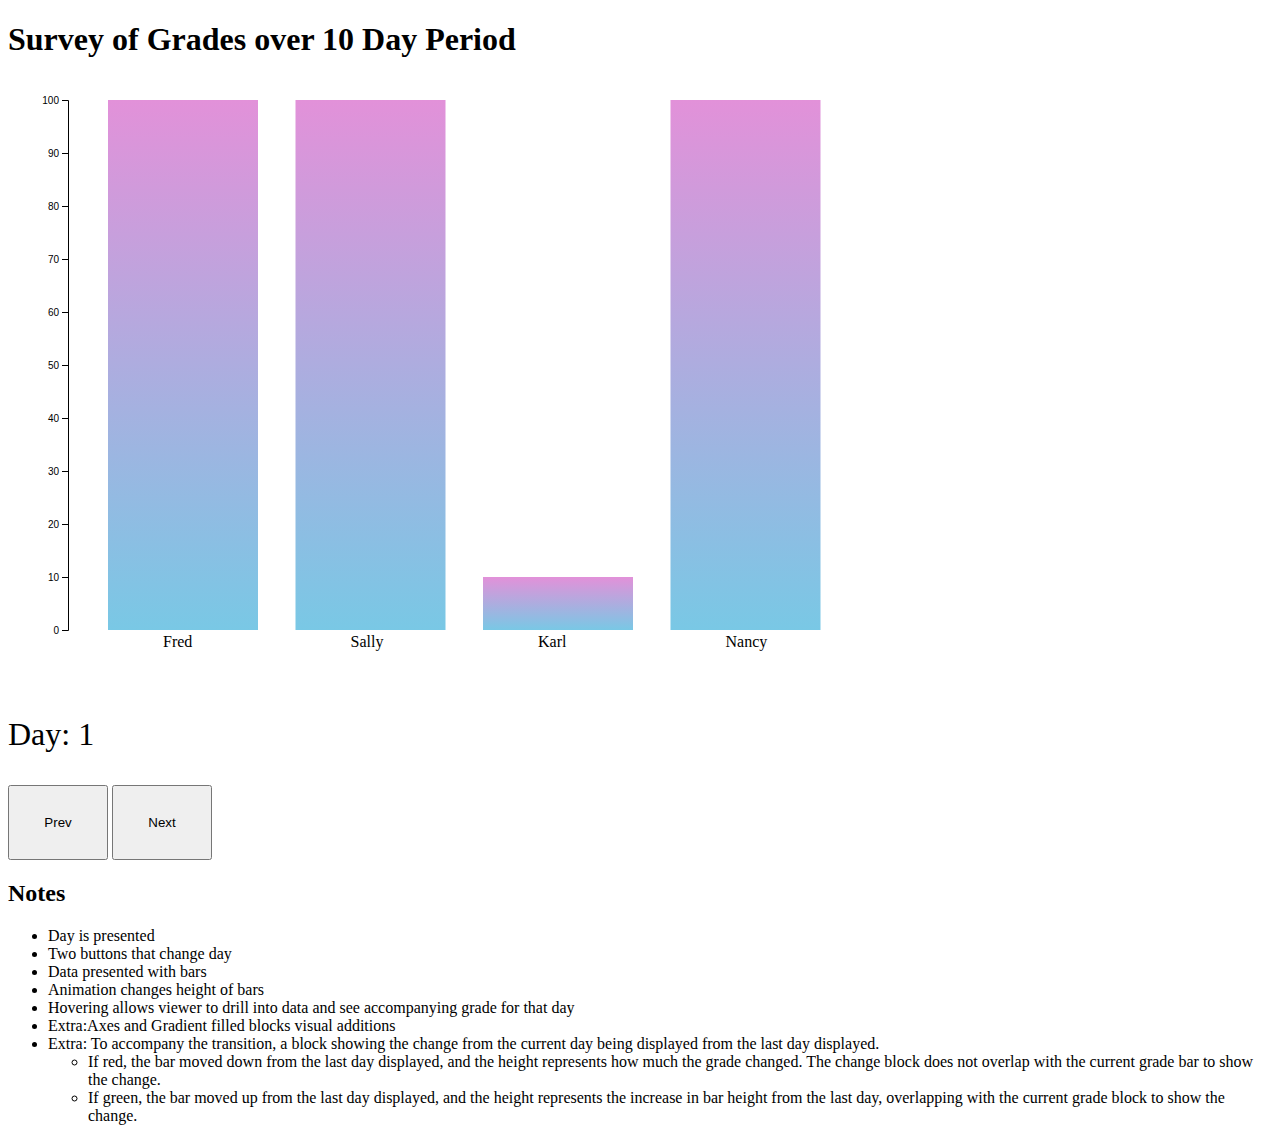
<file: index.html>
<!DOCTYPE html>
<html lang="en" dir="ltr">
  <head>
    <script type="text/javascript" src='d3.js'>

    </script>
    <style media="screen">
      button{
        width:100px;
        height:75px;
      }
      p{
        font-size:2em;
      }
    </style>
  </head>
  <body>
    <h1>Survey of Grades over 10 Day Period</h1>
    <svg>
    </svg>
    <p class="day">Day: 1</p>
    <button type="button" name="p" class='p'>Prev</button>
    <button type="button" name="n" class ='n'>Next</button>
    <h2>Notes</h2>
    <ul>
      <li>Day is presented</li>
      <li>Two buttons that change day</li>
      <li>Data presented with bars</li>
      <li>Animation changes height of bars</li>
      <li>Hovering allows viewer to drill into data and see accompanying grade for that day</li>
      <li>Extra:Axes and Gradient filled blocks visual additions</li>
      <li>Extra: To accompany the transition, a block showing the change
      from the current day being displayed from the last day displayed.
      <ul>
        <li>If red, the bar moved down from the last day displayed, and the height represents how much
        the grade changed. The change block does not overlap with the current grade bar to show the change.</li>
        <li>If green, the bar moved up from the last day displayed, and the
        height represents the increase in bar height from the last day, overlapping with the current grade block to
        show the change.</li>
      </ul>
      </li>
    </ul>
  </body>
  <script type="text/javascript">

    var data = d3.json('gradeDataTime.json').then(function(data){

        initialize(data);
        buttonUpdate(data,0,0);
    })

    var initialize = function(data){

      var svgwidth = 900;
      var svgheight = 600;

      var svg = d3.select('svg')
                  .attr('width',svgwidth)
                  .attr('height',svgheight);
      var margins =
      {
        top:20,
        bottom:50,
        left:50,
        right:100
      }

      var width = svgwidth -margins.left - margins.right;
      var height = svgheight -margins.top - margins.bottom;

      var defs = svg.append("defs");

      var linearGradient = defs.append("linearGradient")
                  .attr("id", "linear-gradient");

      linearGradient
              .attr("x1", "0%")
              .attr("y1", "0%")
              .attr("x2", "0%")
              .attr("y2", "100%");

      linearGradient.append("stop")
          .attr("offset", "0%")
          .attr("stop-color", "#e291d9");

      linearGradient.append("stop")
          .attr("offset", "100%")
          .attr("stop-color", "#79c8e5");

      var yScale = d3.scaleLinear()
                     .domain([0,100])
                     .range([height,0]);

      var yAxis = d3.axisLeft(yScale);
      svg.append('g').classed('yScale',true)
         .call(yAxis)
         .attr('transform','translate('+(margins.left+10)+","+margins.top+')')

      var barWidth= width/5;

      var colors = d3.scaleOrdinal(d3.schemeSet1);

      var plot = svg.append('g').classed('plot',true)
              .attr('transform','translate('+margins.left+","+margins.top+")");

      var rect = plot.selectAll('.rects')
                     .data( data[0].grades)
                     .enter()
                     .append('rect')
                     .classed('rect',true)
                     .attr('x', function(d,i){

                       return i*(width/4)+margins.left;
                     })
                     .attr('height',function(d){
                       return d.grade*height/100;
                     })
                     .attr('y',function(d){

                       return height-d.grade*height/100;

                     })
                     .attr('width',barWidth)
                     .attr('fill',"url(#linear-gradient)");

     var change = plot.selectAll('.change')
                    .data( data[0].grades)
                    .enter()
                    .append('rect')
                    .classed('change',true)
                    .attr('x', function(d,i){
                      return i*(width/4)+margins.left;
                    })
                    .attr('y',height/2)
                    .attr('width',barWidth)
                    .attr('height',0)
                    .attr('fill','grey')
                    .style('opacity',0.65);

      var textBox = plot.selectAll('text')
                      .data(data[0].grades)
                      .enter()
                      .append('text')
                      .attr('x',function(d,i){
                        return i*(width/4)+margins.left+barWidth/2-20;
                      })
                      .attr('y',height/2+30)
                      .text(function(d){
                        return d.grade;
                      })
                      .classed('grades',true)
                      .attr('fill',function(d){
                        return 'white';
                      })
                      .style('visibility','hidden')
                      .style('pointer-events','none');

      rect.on("mouseover",function(){
        d3.select(this)
           .attr("fill","black");

        d3.selectAll('.grades')
          .style('visibility','visible')

      })
      .on('mouseout',function(d){
        d3.select(this)
           .attr("fill","url(#linear-gradient)");
        d3.selectAll('.grades')
          .style('visibility','hidden');
      });

      change.on("mouseover",function(){

        d3.selectAll('.grades')
          .style('visibility','visible')

      })
      .on('mouseout',function(d){

        d3.selectAll('.grades')
          .style('visibility','hidden');
      })

      var names = plot.selectAll('.names').data(data[0].grades)
                      .enter()
                      .append('text')
                      .attr('x',function(d,i){
                        return i*(width/4)+margins.left+barWidth/2-20;
                      })
                      .attr('y',height+margins.bottom/3)
                      .text(function(d){
                        return d.name;
                      });


    }

    var update = function(d,day,pday){
        var svgwidth = 900;
        var svgheight = 600;
        var margins =
        {
          top:20,
          bottom:50,
          left:50,
          right:100
        }

        var width = svgwidth -margins.left - margins.right;
        var height = svgheight -margins.top - margins.bottom;

        var svg = d3.select('svg');

        var defs = svg.append("defs");

        var linearGradient2 = defs.append("linearGradient")
                    .attr("id", "linear-gradient");

        linearGradient2
                .attr("x1", "0%")
                .attr("y1", "0%")
                .attr("x2", "0%")
                .attr("y2", "100%");

        linearGradient2.append("stop")
            .attr("offset", "0%")
            .attr("stop-color", "#ffa474");

        linearGradient2.append("stop")
            .attr("offset", "100%")
            .attr("stop-color", "#8b0000");

        var yScale = d3.scaleLinear()
                       .domain([0,100])
                       .range([height,0]);

        svg.selectAll('.rect').data( d[day].grades ).transition()
                     .duration(1000)
                     .attr('height',function(d){
                       return d.grade*height/100;
                     })
                     .attr('y',function(d){

                      return height-d.grade*height/100;

                    });

        svg.selectAll('.grades').data( d[day].grades )
           .transition()
           .duration(1000)
           .attr('y',function(d){
             if((height-d.grade*height/100+30)>height)
                {return height-20;}
             else{return height-20;}
           })
           .text(function(d){
             return d.grade;
           });

        if((pday>(-1))&&(day>(-1))&&(pday<10)&&(day<10)){
             var pgrade=[
               d[pday].grades[0].grade,
               d[pday].grades[1].grade,
               d[pday].grades[2].grade,
               d[pday].grades[3].grade
             ]
        }
        else{
          var pgrade=[
          0,0,0,0
          ]
        }
        svg.selectAll('.change').data(d[day].grades)
           .transition()
           .duration(1000)
           .attr('y',function(d,i){

              if(d.grade<pgrade[i]){
                return height-pgrade[i]*height/100;
              }
              else{
                return height-d.grade*height/100;
              }


           })
           .attr('height',function(d,i){

             // if(pgrade[i]==0){return 0;}
             if(d.grade<pgrade[i]){
               return pgrade[i]*height/100-d.grade*height/100;
             }
             else{
               return d.grade*height/100-pgrade[i]*height/100;
             }
           }).
           attr('fill',function(d,i){
             if(d.grade<pgrade[i]){
               return 'red';
             }
             else{
               return 'green';
             }

           })



        console.log(day);
        d3.select('.day').text('Day: '+(day+1));
        buttonUpdate(d,day);

    }

    var buttonUpdate = function(data,day){

      d3.select('.p').on('click',function(){
           update(data,day-1,day);
      })

      d3.select('.n').on('click',function(){
          update(data,day+1,day);
      })

    }

  </script>
</html>
</file>
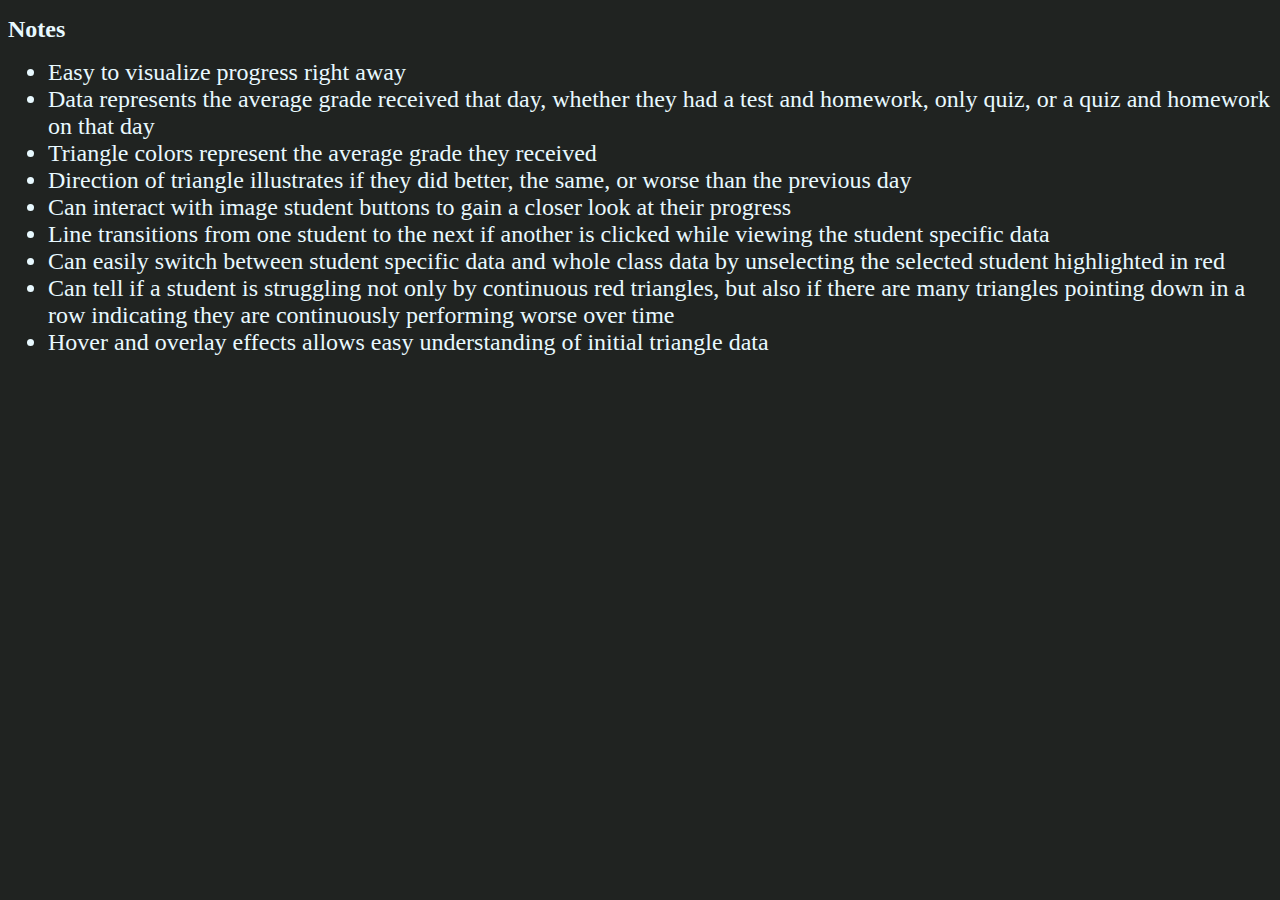
<file: notes.html>
<!DOCTYPE html>
<html lang="en" dir="ltr">
  <head>
    <meta charset="utf-8">
    <title></title>
    <link href="project2style.css" type="text/css" rel="stylesheet" />
  </head>
  <body>
    <h1>Notes</h1>
    <ul>
      <li>Easy to visualize progress right away</li>
      <li>Data represents the average grade received that day, whether they had
      a test and homework, only quiz, or a quiz and homework on that day</li>
      <li>Triangle colors represent the average grade they received</li>
      <li>Direction of triangle illustrates if they did better, the same, or worse than the previous day</li>
      <li>Can interact with image student buttons to gain a closer look at their progress</li>
      <li>Line transitions from one student to the next if another is clicked while viewing the
      student specific data</li>
      <li>Can easily switch between student specific data and whole class data by unselecting the
      selected student highlighted in red</li>
      <li>Can tell if a student is struggling not only by continuous red triangles, but
      also if there are many triangles pointing down in a row indicating they are continuously performing
      worse over time</li>
      <li>Hover and overlay effects allows easy understanding of initial triangle data</li>
    </ul>
  </body>
</html>
</file>
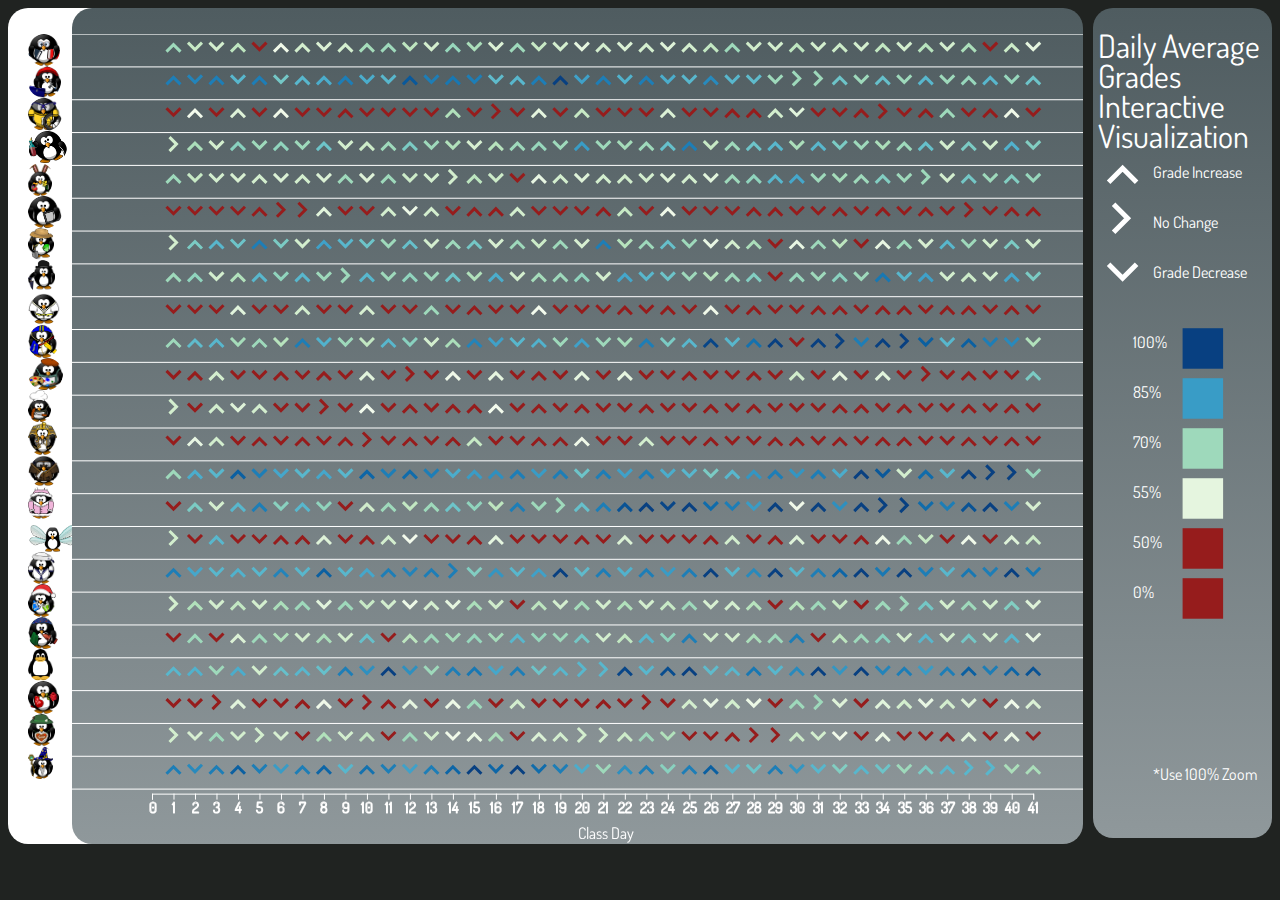
<file: project2.html>
<!DOCTYPE html>
<html lang="en" dir="ltr">
  <head>
    <script type="text/javascript" src='d3.js'>
    </script>
    <link href="project2style.css" type="text/css" rel="stylesheet" />
  </head>
  <body>
    <div class="students">

    </div>
    <svg class="one">

    </svg>
    <div class="second">
    <svg class="two">

    </svg>
    <!-- <table>
      <tr>
        <th colspan="2">Daily Grade</th>
        <th colspan="2">Total Grade</th>
      </tr>
      <tr>
        <td>Final:</td>
        <td class="dayfinal">90%</td>
        <td>Final:</td>
        <td class="totfinal">90%</td>
      </tr>
      <tr>
        <td>Test:</td>
        <td class="daytest">90%</td>
        <td>Quizzes:</td>
        <td class="tottest">90%</td>
      </tr>
      <tr>
        <td>Quiz:</td>
        <td class="dayquiz">90%</td>
        <td>Quizzes:</td>
        <td class="totquiz">90%</td>
      </tr>
      <tr>
        <td>Homework:</td>
        <td class="dayhw">90%</td>
        <td>Homework:</td>
        <td class="tothw">90%</td>
      </tr>

    </table> -->
    </div>
  </body>
  <script type="text/javascript" src='script.js'>

  </script>
</html>
</file>
<file: project2style.css>
@import url('https://fonts.googleapis.com/css?family=Dosis');
body{

  background-color: #202321;
}
h1,li{
  color:#e8f9ff;
  font-size: 150%;
}
svg{
  background: linear-gradient(#4f5c60,#8f989b);
  border-radius: 20px;
  margin-left:20px;
}
.one{
  float:right;
  display: inline-block;
  vertical-align: top;
  padding-top: 2%;
  position:fixed;
  margin-left:5%;
}
.two{
  display: inline-block;
  /* height: 90%; */
  /* width:17%; */
  vertical-align: top;
  padding-top: 2%;
  float:right;
  /* position:fixed; */

}
.second{
  float:right;
  width:80%;
  height:35%;
}
table{
  display: inline-block;
  clear:right;
  float: right;
  width:40%;
  vertical-align: top;
}
.line{
  fill:none;
  stroke:white;
  stroke-width: 3px;
}
.students{
  width:5%;
  height: 90%;
  /* float:right; */
  display: inline-block;
  position: fixed;
  /* overflow-y: scroll; */
  padding-left: 20px;
  padding-top:2%;
  background: white;
  border-radius: 20px 0px 0px 20px;
}
img{
  /* height:4%; */
  display: block;
  border-radius: 20px;
}
.hidden{
  opacity: 0;
}
.grid line{
  stroke:white;
}
.grid path{

  opacity:0;
}
.xAxis line, .xAxis path, .xAxis text{
  stroke:white;
  font-family:Dosis;
  font-size:1.5em;
}

.specificYaxis line, .specificYaxis path, .specificYaxis text{
  stroke:white;
  font-family:Dosis;
  font-size:1.5em;
}
.triangle{
  stroke:#2a5172;
  stroke-bottom: white;
}
</file>
